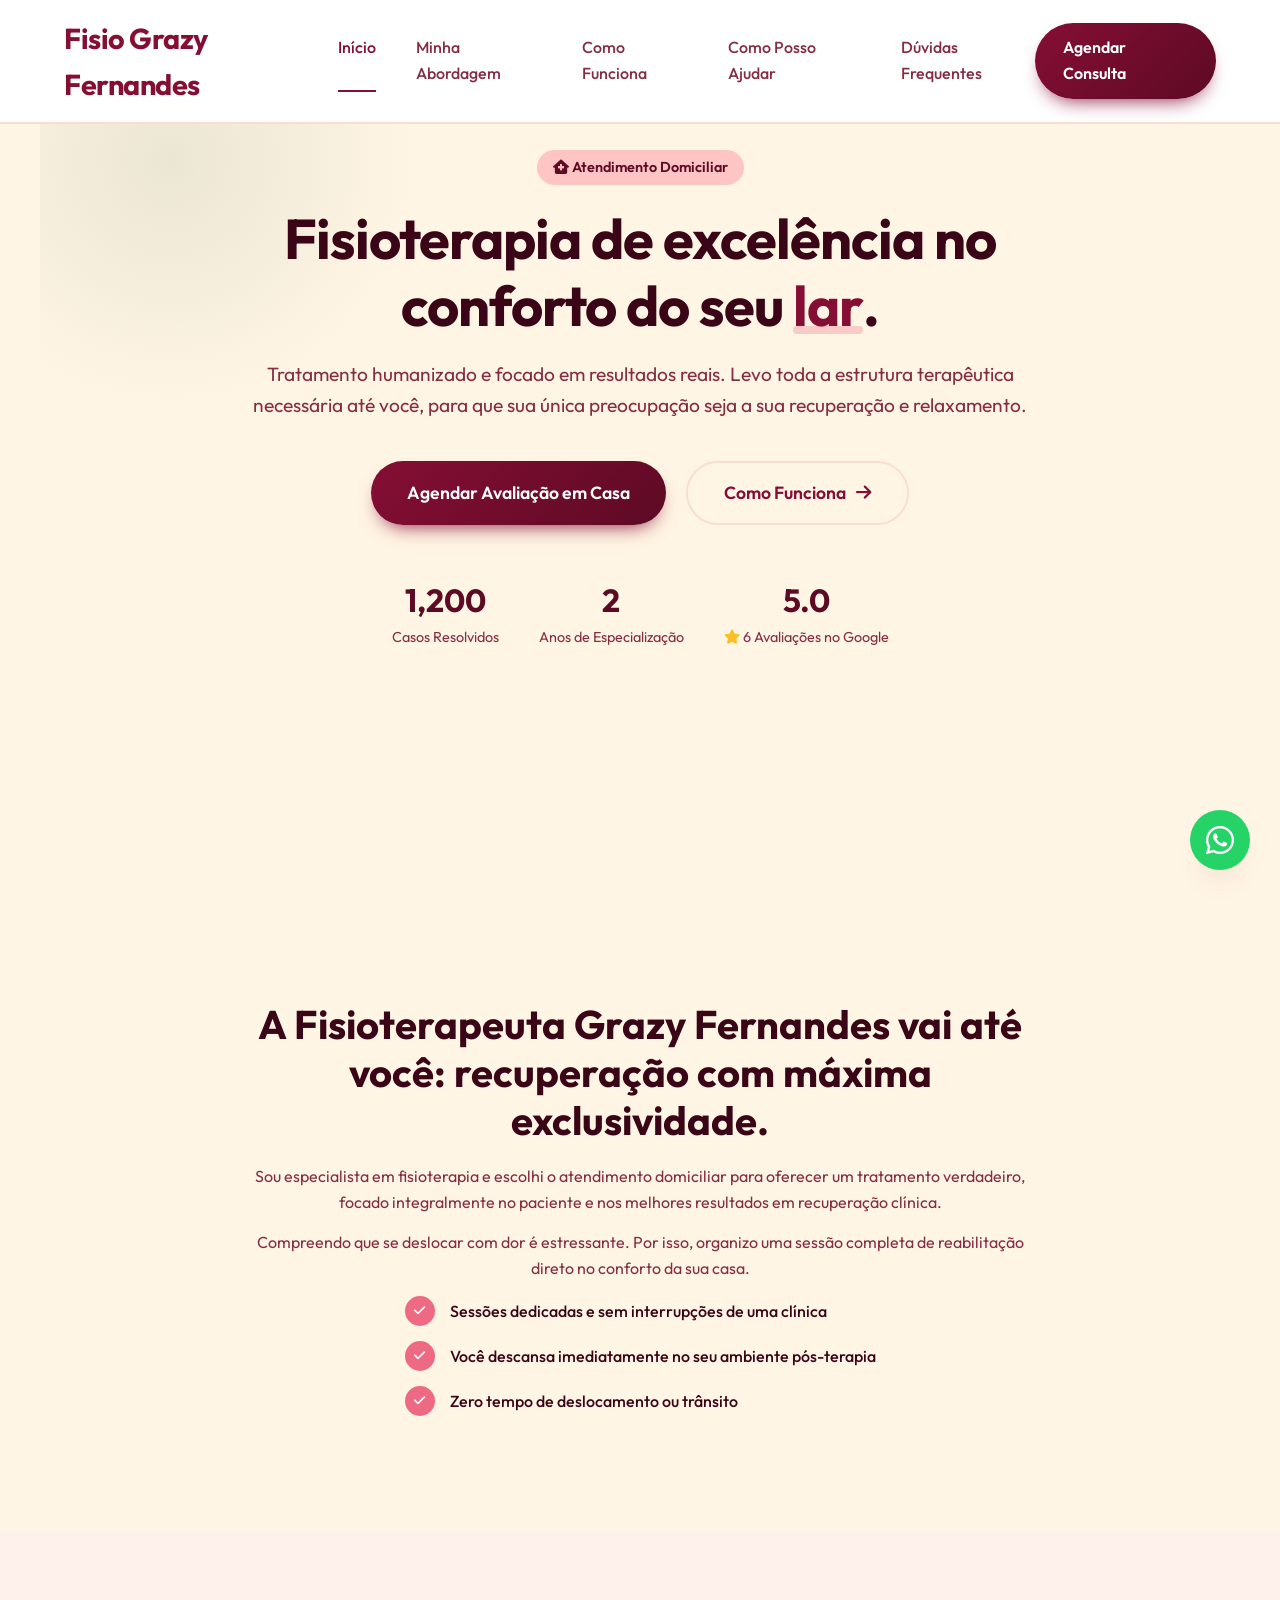
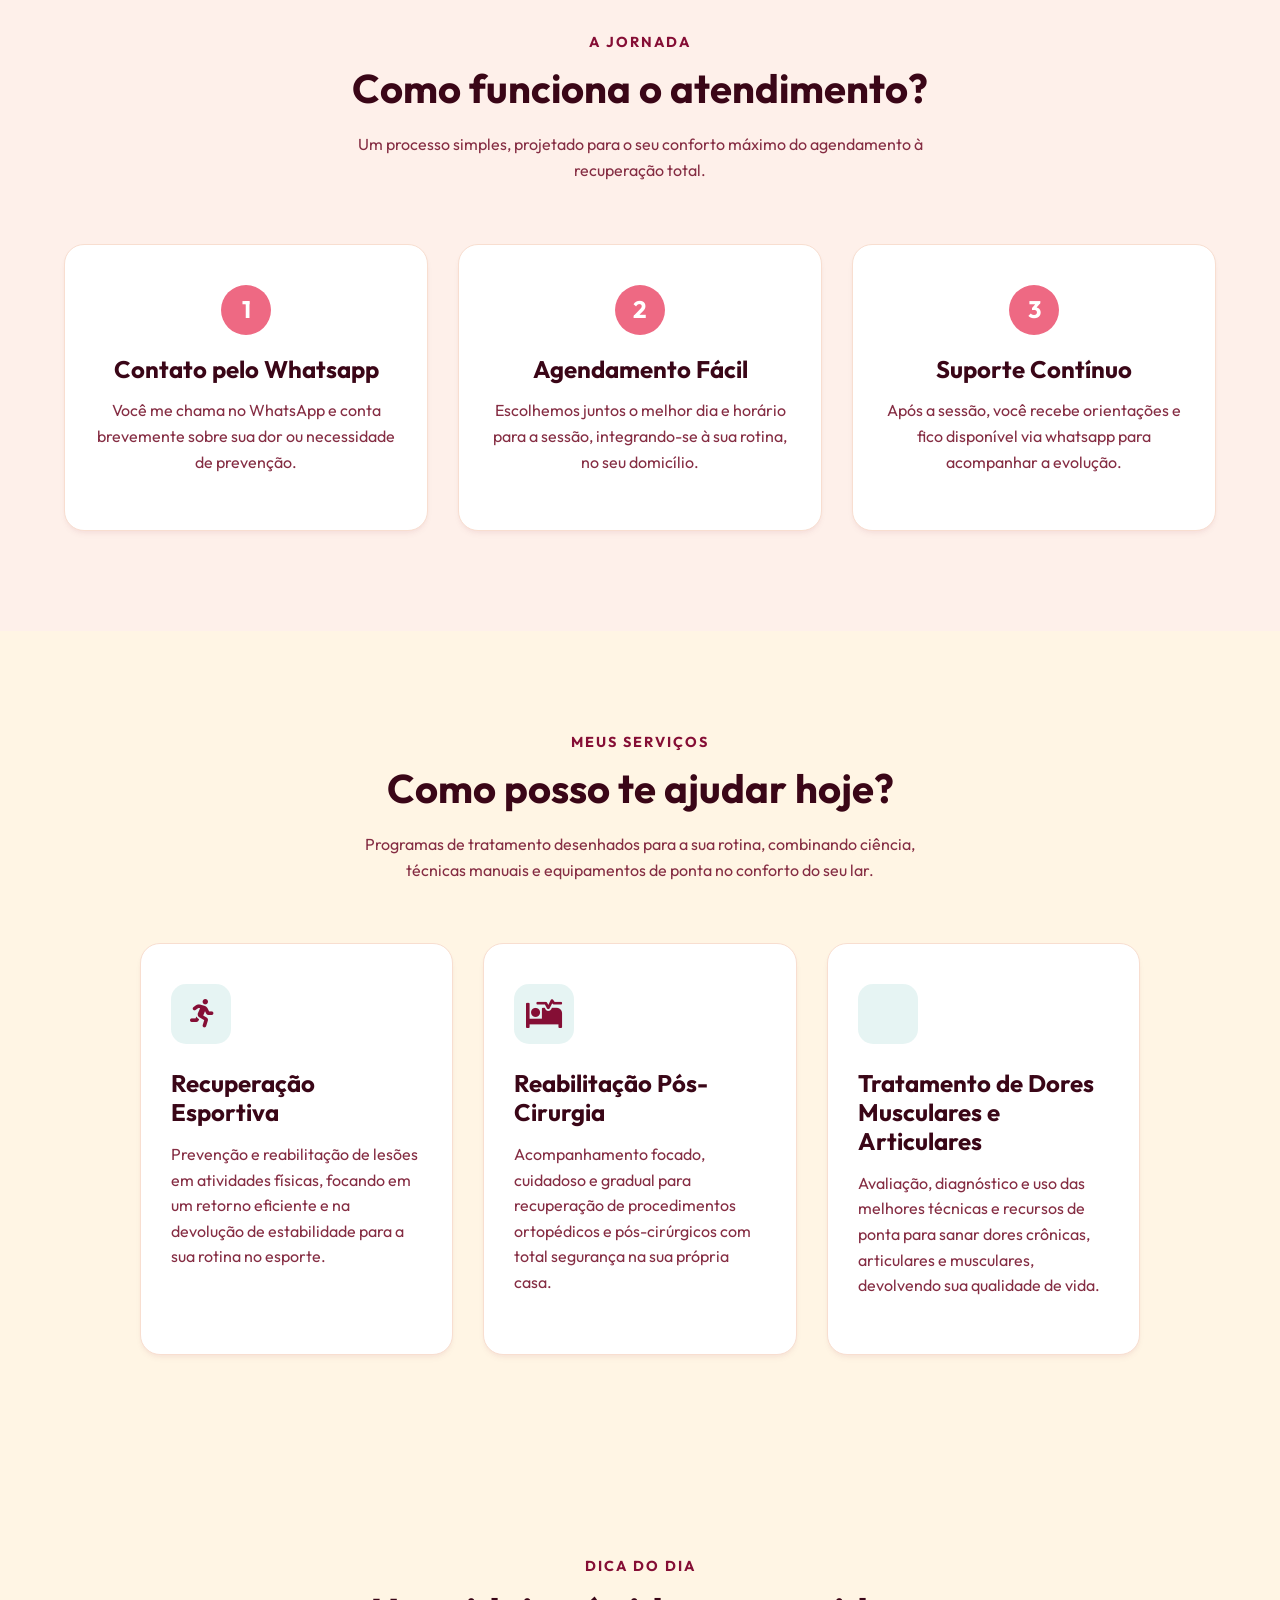
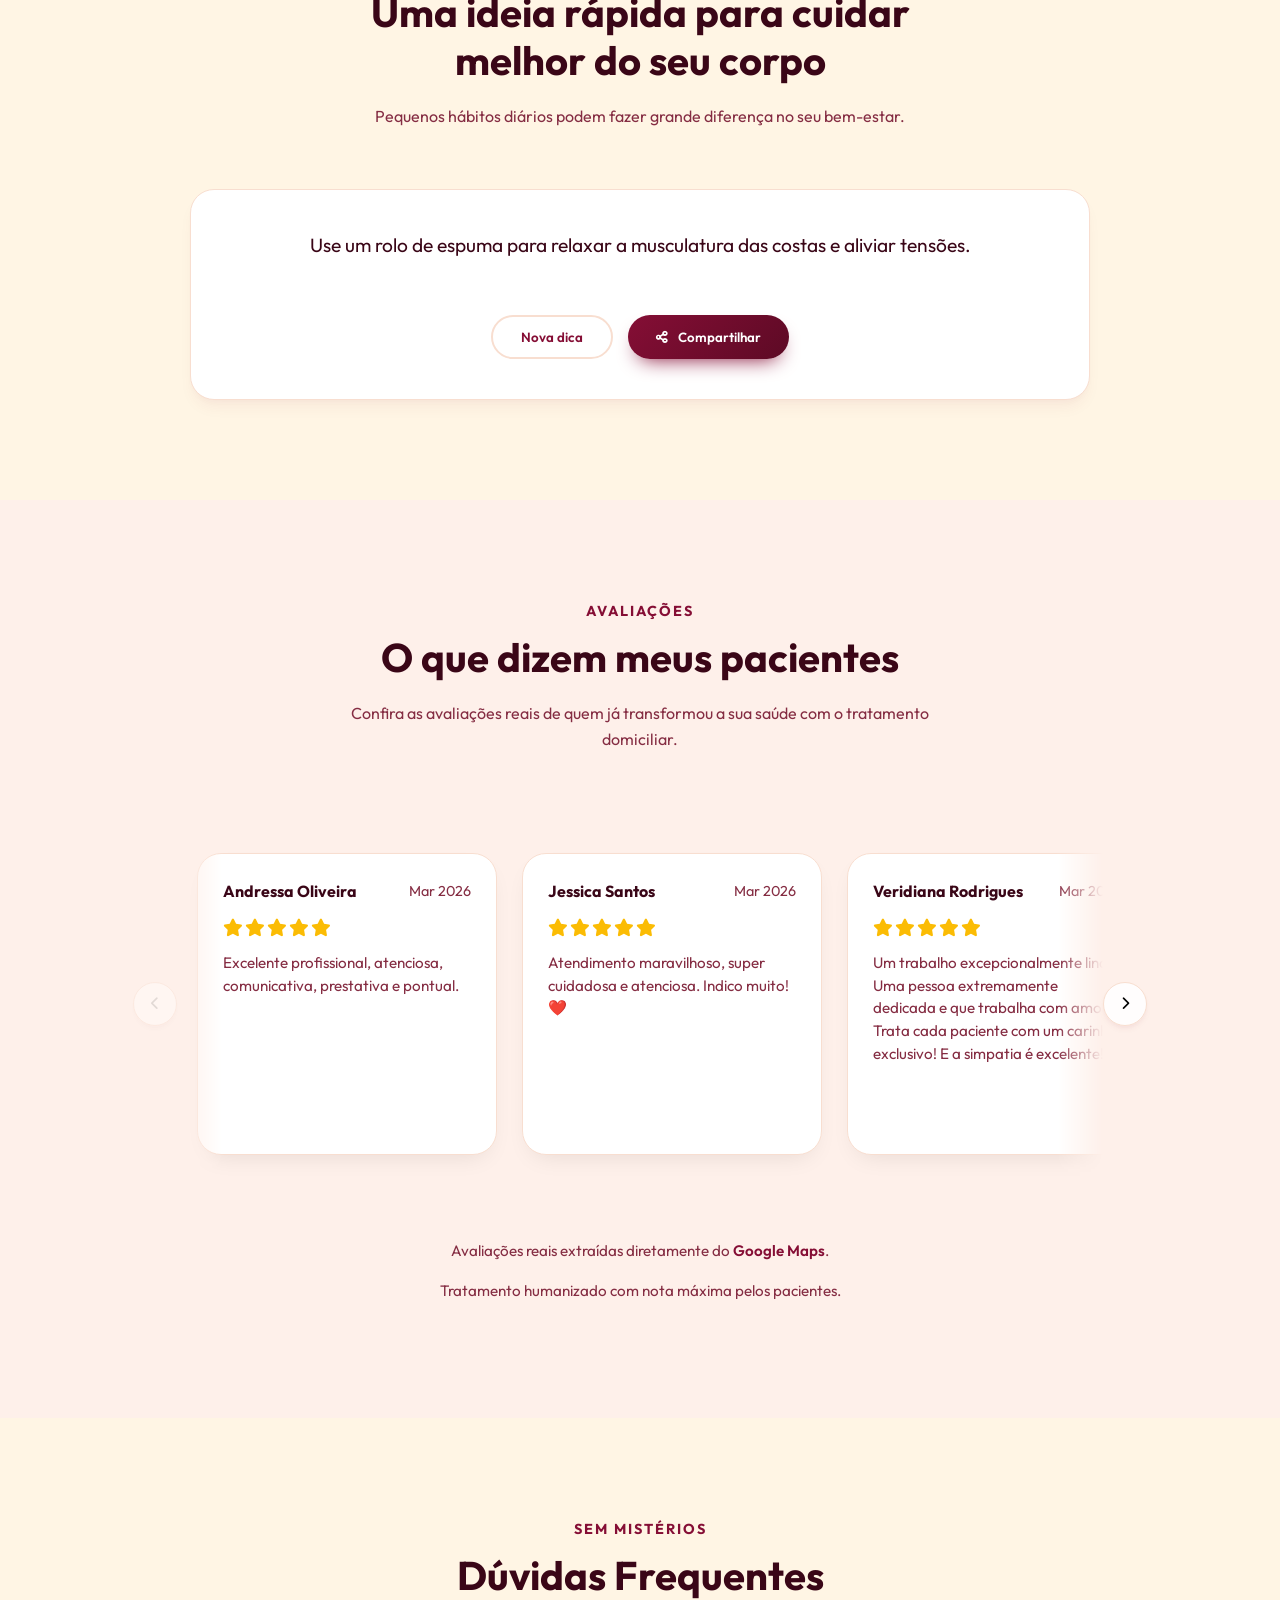
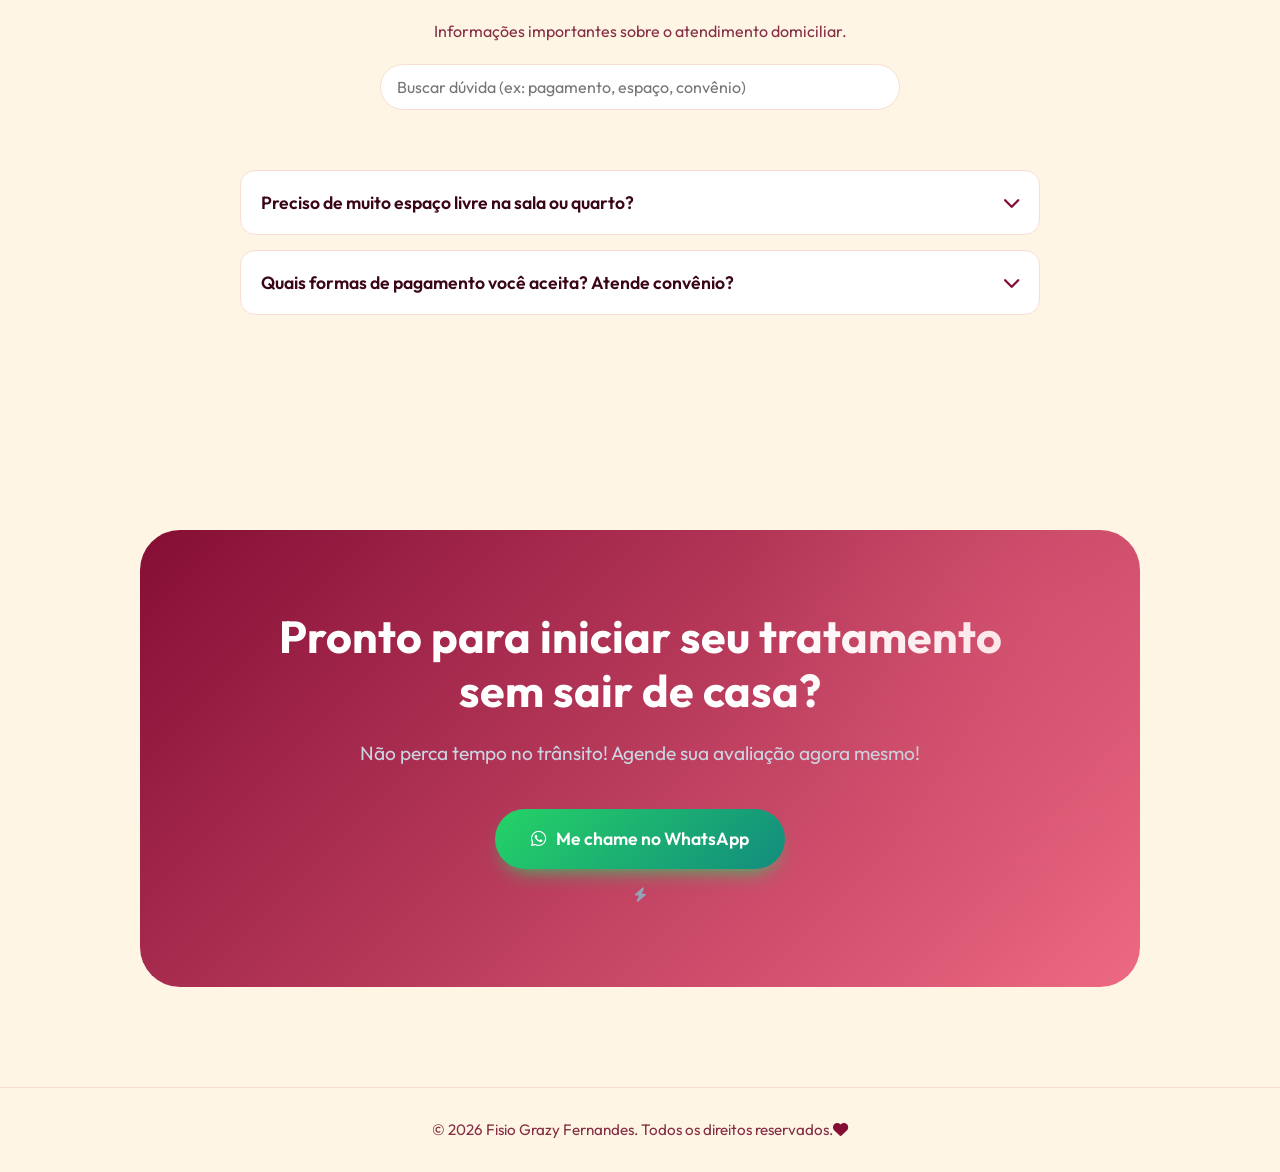
<file: index.html>
<!DOCTYPE html>
<html lang="pt-BR">

<head>
    <!-- Google tag (gtag.js) -->
    <script async src="https://www.googletagmanager.com/gtag/js?id=AW-18011739721"></script>
    <script>
      window.dataLayer = window.dataLayer || [];
      function gtag(){dataLayer.push(arguments);}
      gtag('js', new Date());

      gtag('config', 'AW-18011739721');
    </script>
    <meta charset="UTF-8">
    <meta name="viewport" content="width=device-width, initial-scale=1.0">
    <title>Fisio Grazy Fernandes | Fisioterapia em Casa</title>
    <meta name="description"
        content="Recupere seu bem-estar com tratamento fisioterapêutico especializado sem sair de casa. Agende sua consulta.">
    <link rel="preconnect" href="https://fonts.googleapis.com">
    <link rel="preconnect" href="https://fonts.gstatic.com" crossorigin>
    <link href="https://fonts.googleapis.com/css2?family=Outfit:wght@300;400;500;600;700&display=swap" rel="stylesheet">
    <link href="https://cdnjs.cloudflare.com/ajax/libs/font-awesome/6.0.0/css/all.min.css" rel="stylesheet">
    
    <!-- Cache Control -->
    <meta http-equiv="cache-control" content="no-cache, must-revalidate, post-check=0, pre-check=0">
    <meta http-equiv="cache-control" content="max-age=0">
    <meta http-equiv="expires" content="0">
    <meta http-equiv="expires" content="Tue, 01 Jan 1980 1:00:00 GMT">
    <meta http-equiv="pragma" content="no-cache">

    <link rel="stylesheet" href="style.css?v=1.0.1">
</head>

<body>
    <div class="scroll-progress" aria-hidden="true"></div>
    <nav class="navbar">
        <div class="nav-container">
            <a href="#" class="logo">
                Fisio Grazy Fernandes
            </a>
            <div class="nav-links">
                <a href="#inicio">Início</a>
                <a href="#sobre">Minha Abordagem</a>
                <a href="#passoapasso">Como Funciona</a>
                <a href="#servicos">Como Posso Ajudar</a>
                <a href="#faq">Dúvidas Frequentes</a>
            </div>
            <a href="#contato" class="btn-primary" data-confetti="true">Agendar Consulta</a>

            <button class="mobile-menu-btn">
                <i class="fa-solid fa-bars"></i>
            </button>
        </div>
    </nav>

    <header id="inicio" class="hero">
        <div class="hero-content fade-up">
            <span class="badge"><i class="fa-solid fa-house-medical"></i> Atendimento Domiciliar</span>
            <h1>Fisioterapia de excelência no conforto do seu <span class="highlight">lar</span>.</h1>
            <p>Tratamento humanizado e focado em resultados reais. Levo toda a estrutura terapêutica necessária até
                você, para que sua única preocupação seja a sua recuperação e relaxamento.</p>
            <div class="hero-buttons">
                <a href="#contato" class="btn-primary btn-large" data-confetti="true">Agendar Avaliação em Casa</a>
                <a href="#passoapasso" class="btn-secondary btn-large">Como Funciona <i
                        class="fa-solid fa-arrow-right"></i></a>
            </div>
            <div class="stats">
                <div class="stat-item">
                    <span class="stat-number" data-target="1200">0</span>
                    <span class="stat-text">Casos Resolvidos</span>
                </div>
                <div class="stat-item">
                    <span class="stat-number" data-target="2">0</span>
                    <span class="stat-text">Anos de Especialização</span>
                </div>
                <div class="stat-item">
                    <span class="stat-number" data-target="5.0">0</span>
                    <span class="stat-text"><i class="fa-solid fa-star star-icon"></i> 6 Avaliações no Google</span>
                </div>
            </div>
        </div>
        <div class="hero-image fade-up delay-1">
            <div class="image-wrapper no-image-style">
                <div class="floating-card c1">
                    <i class="fa-solid fa-house-chimney-window"></i>
                    <div>
                        <h4>Conforto Absoluto</h4>
                        <p>Sem filas ou trânsito</p>
                    </div>
                </div>
                <div class="floating-card c2">
                    <i class="fa-solid fa-clock"></i>
                    <div>
                        <h4>Sua Rotina</h4>
                        <p>No seu melhor horário</p>
                    </div>
                </div>
            </div>
        </div>
    </header>

    <section id="sobre" class="about section-padding">
        <div class="about-grid no-image-layout">
            <div class="about-content reveal fade-up">
                <h2 class="section-title">A Fisioterapeuta Grazy Fernandes vai até você: <span>recuperação</span> com
                    máxima exclusividade.
                </h2>
                <p>Sou especialista em fisioterapia e escolhi o atendimento domiciliar para oferecer um tratamento
                    verdadeiro, focado integralmente no paciente e nos melhores resultados em recuperação
                    clínica.</p>
                <p>Compreendo que se deslocar com dor é estressante. Por isso, organizo uma sessão completa de
                    reabilitação direto no conforto da sua casa.</p>
                <ul class="features-list">
                    <li><i class="fa-solid fa-check"></i> Sessões dedicadas e sem interrupções de uma clínica</li>
                    <li><i class="fa-solid fa-check"></i> Você descansa imediatamente no seu ambiente pós-terapia</li>
                    <li><i class="fa-solid fa-check"></i> Zero tempo de deslocamento ou trânsito</li>
                </ul>
            </div>
        </div>
    </section>

    <!-- NEW SECTION: PASSO A PASSO -->
    <section id="passoapasso" class="steps section-padding bg-light">
        <div class="section-header reveal fade-up">
            <span class="subtitle">A Jornada</span>
            <h2 class="section-title">Como funciona o atendimento?</h2>
            <p>Um processo simples, projetado para o seu conforto máximo do agendamento à recuperação total.</p>
        </div>
        <div class="steps-grid">
            <div class="step-card reveal fade-up delay-1">
                <div class="step-number">1</div>
                <h3>Contato pelo Whatsapp</h3>
                <p>Você me chama no WhatsApp e conta brevemente sobre sua dor ou necessidade de prevenção.</p>
            </div>
            <div class="step-card reveal fade-up delay-2">
                <div class="step-number">2</div>
                <h3>Agendamento Fácil</h3>
                <p>Escolhemos juntos o melhor dia e horário para a sessão, integrando-se à sua rotina, no seu domicílio.
                </p>
            </div>
            <div class="step-card reveal fade-up delay-4">
                <div class="step-number">3</div>
                <h3>Suporte Contínuo</h3>
                <p>Após a sessão, você recebe orientações e fico disponível via whatsapp para acompanhar a
                    evolução.</p>
            </div>
        </div>
    </section>

    <section id="servicos" class="services section-padding">
        <div class="section-header reveal fade-up">
            <span class="subtitle">Meus Serviços</span>
            <h2 class="section-title">Como posso te ajudar hoje?</h2>
            <p>Programas de tratamento desenhados para a sua rotina, combinando ciência, técnicas manuais e equipamentos
                de ponta no conforto do seu lar.</p>
        </div>
        <div class="services-grid services-grid-3">
            <div class="service-card reveal fade-up delay-1">
                <div class="icon-box"><i class="fa-solid fa-person-running"></i></div>
                <h3>Recuperação Esportiva</h3>
                <p>Prevenção e reabilitação de lesões em atividades físicas, focando em um retorno eficiente e na
                    devolução de estabilidade para a sua rotina no esporte.</p>
            </div>
            <div class="service-card reveal fade-up delay-2">
                <div class="icon-box"><i class="fa-solid fa-bed-pulse"></i></div>
                <h3>Reabilitação Pós-Cirurgia</h3>
                <p>Acompanhamento focado, cuidadoso e gradual para recuperação de procedimentos ortopédicos e
                    pós-cirúrgicos com total segurança na sua própria casa.</p>
            </div>
            <div class="service-card reveal fade-up delay-3">
                <div class="icon-box"><i class="fa-solid fa-staff-snake"></i></div>
                <h3>Tratamento de Dores Musculares e Articulares</h3>
                <p>Avaliação, diagnóstico e uso das melhores técnicas e recursos de ponta para sanar dores crônicas,
                    articulares e musculares, devolvendo sua qualidade de vida.</p>
            </div>
        </div>
    </section>

    <section id="dica" class="tips section-padding">
        <div class="section-header reveal fade-up">
            <span class="subtitle">Dica do Dia</span>
            <h2 class="section-title">Uma ideia rápida para cuidar melhor do seu corpo</h2>
            <p>Pequenos hábitos diários podem fazer grande diferença no seu bem-estar.</p>
        </div>
        <div class="tips-card reveal fade-up delay-1">
            <p id="daily-tip" class="tip-text">Carregando dica...</p>
            <div class="tips-actions">
                <button id="new-tip" class="btn-secondary">Nova dica</button>
                <button id="share-tip" class="btn-primary"><i class="fa-solid fa-share-nodes"></i> Compartilhar</button>
            </div>
        </div>
    </section>

    <section id="depoimentos" class="testimonials section-padding bg-light">
        <div class="section-header reveal fade-up">
            <span class="subtitle">Avaliações</span>
            <h2 class="section-title">O que dizem meus pacientes</h2>
            <p>Confira as avaliações reais de quem já transformou a sua saúde com o tratamento domiciliar.</p>
        </div>

        <div class="testimonial-grid google-reviews-container reveal fade-up delay-1">
            <!-- ⭐ Carrossel de avaliações: carrega de reviews.json (local) ou de dados reais via API -->
                <!-- ⭐ Widget Automático (será carregado aqui) -->
                <div id="google-reviews-widget" class="trustindex-widget-container">
                    <div class="reviews-slider" aria-label="Avaliações de pacientes">
                        <button class="slider-control prev" aria-label="Avaliação anterior">
                            <i class="fa-solid fa-chevron-left"></i>
                        </button>
                        <div class="reviews-track" id="reviews-track" aria-live="polite">
                            <!-- Backup local caso o widget não carregue -->
                        </div>
                        <button class="slider-control next" aria-label="Próxima avaliação">
                            <i class="fa-solid fa-chevron-right"></i>
                        </button>
                    </div>
                </div>
            <div class="reviews-footer">
                <p>Avaliações reais extraídas diretamente do <a href="https://www.google.com/maps/place/Grazy+Fernandes+%7C+Fisioterapia+Domiciliar/@-3.7931394,-38.6020172,12z/data=!3m1!4b1!4m6!3m5!1s0x41d0227d18d8bdad:0x52f50246bab63894!8m2!3d-3.7933146!4d-38.5196152!16s%2Fg%2F11z0yjcwmh" target="_blank" rel="noopener">Google Maps</a>.</p>
                <p class="muted">Tratamento humanizado com nota máxima pelos pacientes.</p>
            </div>
        </div>
    </section>

    <!-- NEW SECTION: FAQ / ABRINDO E FECHANDO DÚVIDAS -->
    <section id="faq" class="faq section-padding">
        <div class="section-header reveal fade-up">
            <span class="subtitle">Sem Mistérios</span>
            <h2 class="section-title">Dúvidas Frequentes</h2>
            <p>Informações importantes sobre o atendimento domiciliar.</p>
            <div class="faq-search">
                <input id="faq-search" type="search" placeholder="Buscar dúvida (ex: pagamento, espaço, convênio)" aria-label="Buscar dúvida" />
            </div>
        </div>
        <div class="faq-container reveal fade-up delay-1">
            <div class="faq-item">
                <button class="faq-question">Preciso de muito espaço livre na sala ou quarto? <i
                        class="fa-solid fa-chevron-down"></i></button>
                <div class="faq-answer">
                    <p>Não se preocupe! Um espaço compacto é perfeitamente suficiente para montar a maca e ter boa
                        mobilidade em sua volta para a sessão.</p>
                </div>
            </div>
            <div class="faq-item">
                <button class="faq-question">Quais formas de pagamento você aceita? Atende convênio? <i
                        class="fa-solid fa-chevron-down"></i></button>
                <div class="faq-answer">
                    <p><strong>Não aceitamos convênio médico.</strong> Os atendimentos são estritamente particulares.
                        Como formas de pagamento, aceitamos PIX, cartão de crédito e débito no final de cada sessão.</p>
                </div>
            </div>
        </div>
    </section>

    <section id="contato" class="cta section-padding">
        <div class="cta-container reveal fade-up">
            <div class="cta-content">
                <h2>Pronto para iniciar seu tratamento <br> sem sair de casa?</h2>
                <p>Não perca tempo no trânsito! Agende sua avaliação agora mesmo!</p>
            </div>
            <div class="cta-action">
                <a href="https://wa.me/5585994125244?text=Ol%C3%A1%2C%20gostaria%20de%20entender%20mais%20sobre%20os%20seus%20servi%C3%A7os%21"
                    target="_blank" class="btn-whatsapp">
                    <i class="fa-brands fa-whatsapp"></i> Me chame no WhatsApp
                </a>
                <span class="response-time"><i class="fa-solid fa-bolt"></i></span>
            </div>
        </div>
    </section>

    <footer class="footer">
        <div class="footer-bottom">
            <p>&copy; 2026 Fisio Grazy Fernandes. Todos os direitos reservados.<i class="fa-solid fa-heart"
                    style="color: var(--primary-color);"></i></p>
        </div>
    </footer>

    <!-- Botão de WhatsApp Flutuante Fixo e Pulsante -->
    <a href="https://wa.me/5585994125244?text=Ol%C3%A1%2C%20gostaria%20de%20entender%20mais%20sobre%20os%20seus%20servi%C3%A7os%21"
        target="_blank" class="floating-wa" aria-label="WhatsApp direto">
        <i class="fa-brands fa-whatsapp"></i>
    </a>

    <!-- Botão para voltar ao topo -->
    <button class="back-to-top" aria-label="Voltar ao topo">
        <i class="fa-solid fa-arrow-up"></i>
    </button>

    <!-- Canvas para efeitos (confetes, partículas, etc.) -->
    <canvas id="confetti-canvas" class="confetti-canvas" aria-hidden="true"></canvas>

    <!-- Script para Automação de Avaliações (Opcional - Ver instruções no console) -->
    <!-- Script with Cache Busting -->
    <script src="script.js?v=1.0.1"></script>
    <!-- Adicione aqui o script do Trustindex ou Elfsight quando tiver a chave -->
</body>

</html>
</file>
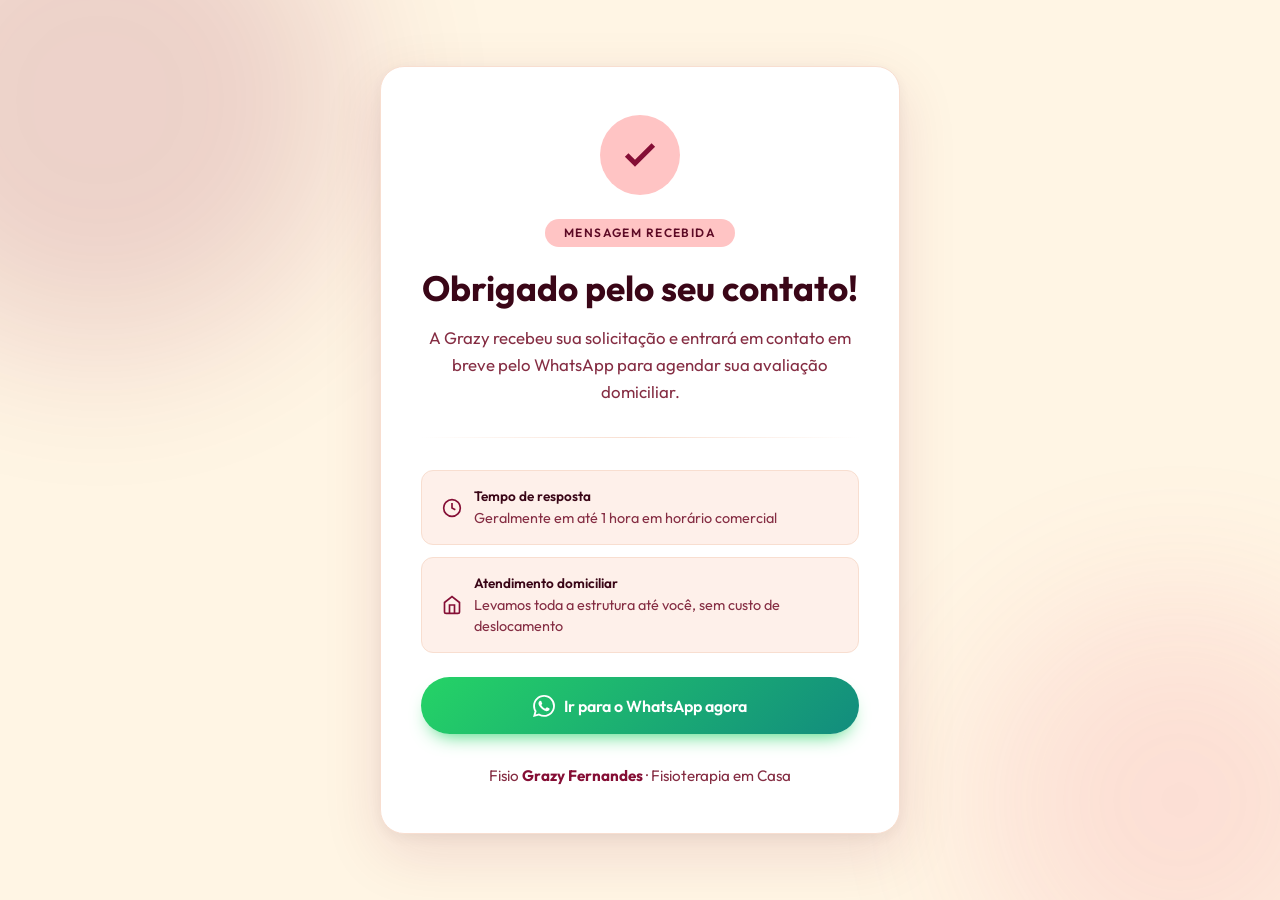
<file: obrigado.html>
<!DOCTYPE html>
<html lang="pt-BR">
<head>
  <!-- Google tag (gtag.js) -->
  <script async src="https://www.googletagmanager.com/gtag/js?id=AW-18011739721"></script>
  <script>
    window.dataLayer = window.dataLayer || [];
    function gtag(){dataLayer.push(arguments);}
    gtag('js', new Date());

    gtag('config', 'AW-18011739721');
  </script>

  <!-- Event snippet for Contato (1) conversion page -->
  <script>
    gtag('event', 'conversion', {'send_to': 'AW-18011739721/fTN2CMam_occEMms1YxD'});
  </script>
  <meta charset="UTF-8" />
  <meta name="viewport" content="width=device-width, initial-scale=1.0"/>
  <title>Obrigado | Fisio Grazy Fernandes</title>
  <link rel="preconnect" href="https://fonts.googleapis.com">
  <link rel="preconnect" href="https://fonts.gstatic.com" crossorigin>
  <link href="https://fonts.googleapis.com/css2?family=Outfit:wght@300;400;500;600;700&display=swap" rel="stylesheet">
  <style>
    :root {
      --primary-color: #850e35;
      --primary-light: #ee6983;
      --primary-dark: #5d0a25;
      --secondary-color: #ffc4c4;
      --accent-color: #ee6983;
      --text-main: #3a0617;
      --text-muted: #852d43;
      --bg-body: #fff5e4;
      --bg-card: #ffffff;
      --bg-light: #fef0ea;
      --border-color: #f8ded0;
    }

    * { margin: 0; padding: 0; box-sizing: border-box; }

    body {
      font-family: 'Outfit', sans-serif;
      background: var(--bg-body);
      min-height: 100vh;
      display: flex;
      flex-direction: column;
      align-items: center;
      justify-content: center;
      padding: 2rem;
      overflow: hidden;
    }

    /* Animated background blobs */
    body::before, body::after {
      content: '';
      position: fixed;
      border-radius: 50%;
      filter: blur(80px);
      opacity: 0.15;
      z-index: 0;
      animation: float 8s ease-in-out infinite;
    }
    body::before {
      width: 500px; height: 500px;
      background: var(--primary-color);
      top: -150px; left: -150px;
    }
    body::after {
      width: 400px; height: 400px;
      background: var(--primary-light);
      bottom: -100px; right: -100px;
      animation-delay: -4s;
    }

    @keyframes float {
      0%, 100% { transform: translate(0, 0) scale(1); }
      50% { transform: translate(20px, 20px) scale(1.05); }
    }

    .card {
      position: relative;
      z-index: 1;
      background: var(--bg-card);
      border-radius: 24px;
      padding: 3rem 2.5rem;
      max-width: 520px;
      width: 100%;
      text-align: center;
      box-shadow: 0 20px 60px rgba(133, 14, 53, 0.12), 0 4px 16px rgba(0,0,0,0.06);
      animation: slideUp 0.7s cubic-bezier(0.16, 1, 0.3, 1) both;
      border: 1px solid var(--border-color);
    }

    @keyframes slideUp {
      from { opacity: 0; transform: translateY(40px); }
      to { opacity: 1; transform: translateY(0); }
    }

    .check-wrap {
      width: 80px;
      height: 80px;
      background: var(--secondary-color);
      border-radius: 50%;
      display: flex;
      align-items: center;
      justify-content: center;
      margin: 0 auto 1.5rem;
      animation: popIn 0.5s 0.3s cubic-bezier(0.34, 1.56, 0.64, 1) both;
    }

    @keyframes popIn {
      from { opacity: 0; transform: scale(0.5); }
      to { opacity: 1; transform: scale(1); }
    }

    .check-wrap svg {
      width: 40px;
      height: 40px;
      stroke: var(--primary-color);
      stroke-width: 3;
      fill: none;
      stroke-dasharray: 60;
      stroke-dashoffset: 60;
      animation: draw 0.6s 0.7s ease forwards;
    }

    @keyframes draw {
      to { stroke-dashoffset: 0; }
    }

    .badge {
      display: inline-block;
      background: var(--secondary-color);
      color: var(--primary-dark);
      font-size: 0.75rem;
      font-weight: 600;
      letter-spacing: 0.12em;
      text-transform: uppercase;
      padding: 0.4rem 1.2rem;
      border-radius: 100px;
      margin-bottom: 1.25rem;
      animation: fadeIn 0.5s 0.4s both;
    }

    h1 {
      font-size: 2.2rem;
      font-weight: 700;
      color: var(--text-main);
      line-height: 1.2;
      margin-bottom: 1rem;
      animation: fadeIn 0.5s 0.5s both;
    }

    p {
      color: var(--text-muted);
      font-size: 1.05rem;
      line-height: 1.6;
      margin-bottom: 2rem;
      animation: fadeIn 0.5s 0.6s both;
    }

    @keyframes fadeIn {
      from { opacity: 0; transform: translateY(10px); }
      to { opacity: 1; transform: translateY(0); }
    }

    .divider {
      height: 1px;
      background: linear-gradient(to right, transparent, var(--border-color), transparent);
      margin: 0 0 2rem;
      animation: fadeIn 0.5s 0.7s both;
    }

    .info-row {
      display: flex;
      align-items: center;
      gap: 0.75rem;
      background: var(--bg-light);
      border-radius: 12px;
      padding: 1rem 1.25rem;
      margin-bottom: 0.75rem;
      text-align: left;
      animation: fadeIn 0.5s 0.8s both;
      border: 1px solid var(--border-color);
    }

    .info-row svg {
      flex-shrink: 0;
      width: 20px;
      height: 20px;
      stroke: var(--primary-color);
      fill: none;
      stroke-width: 2;
    }

    .info-row span {
      font-size: 0.9rem;
      color: var(--text-muted);
      line-height: 1.4;
    }

    .info-row strong {
      color: var(--text-main);
      display: block;
      font-size: 0.85rem;
      font-weight: 600;
      margin-bottom: 0.1rem;
    }

    .btn-whatsapp {
      display: flex;
      align-items: center;
      justify-content: center;
      gap: 0.6rem;
      background: linear-gradient(135deg, #25D366, #128C7E);
      color: white;
      text-decoration: none;
      font-weight: 600;
      font-size: 1rem;
      padding: 1.1rem 2rem;
      border-radius: 50px;
      margin-top: 1.5rem;
      transition: all 0.3s cubic-bezier(0.4, 0, 0.2, 1);
      animation: fadeIn 0.5s 0.9s both;
      box-shadow: 0 10px 20px -10px #25D366;
    }

    .btn-whatsapp:hover {
      transform: translateY(-3px);
      box-shadow: 0 15px 25px -10px #128C7E;
    }

    .btn-whatsapp svg {
      width: 22px;
      height: 22px;
      fill: white;
    }

    .logo {
      margin-top: 2rem;
      font-size: 0.95rem;
      color: var(--text-muted);
      animation: fadeIn 0.5s 1s both;
    }

    .logo strong {
      color: var(--primary-color);
      font-weight: 700;
    }
  </style>
</head>
<body>
  <div class="card">
    <div class="check-wrap">
      <svg viewBox="0 0 24 24">
        <polyline points="20 6 9 17 4 12"/>
      </svg>
    </div>

    <span class="badge">Mensagem recebida</span>

    <h1>Obrigado pelo seu contato!</h1>

    <p>A Grazy recebeu sua solicitação e entrará em contato em breve pelo WhatsApp para agendar sua avaliação domiciliar.</p>

    <div class="divider"></div>

    <div class="info-row">
      <svg viewBox="0 0 24 24"><circle cx="12" cy="12" r="10"/><polyline points="12 6 12 12 16 14"/></svg>
      <div>
        <strong>Tempo de resposta</strong>
        <span>Geralmente em até 1 hora em horário comercial</span>
      </div>
    </div>

    <div class="info-row">
      <svg viewBox="0 0 24 24"><path d="M3 9l9-7 9 7v11a2 2 0 0 1-2 2H5a2 2 0 0 1-2-2z"/><polyline points="9 22 9 12 15 12 15 22"/></svg>
      <div>
        <strong>Atendimento domiciliar</strong>
        <span>Levamos toda a estrutura até você, sem custo de deslocamento</span>
      </div>
    </div>

    <a class="btn-whatsapp" href="https://wa.me/5585994125244?text=Olá%2C%20gostaria%20de%20entender%20mais%20sobre%20os%20seus%20serviços!" target="_blank">
      <svg viewBox="0 0 24 24" xmlns="http://www.w3.org/2000/svg">
        <path d="M17.472 14.382c-.297-.149-1.758-.867-2.03-.967-.273-.099-.471-.148-.67.15-.197.297-.767.966-.94 1.164-.173.199-.347.223-.644.075-.297-.15-1.255-.463-2.39-1.475-.883-.788-1.48-1.761-1.653-2.059-.173-.297-.018-.458.13-.606.134-.133.298-.347.446-.52.149-.174.198-.298.298-.497.099-.198.05-.371-.025-.52-.075-.149-.669-1.612-.916-2.207-.242-.579-.487-.5-.669-.51-.173-.008-.371-.01-.57-.01-.198 0-.52.074-.792.372-.272.297-1.04 1.016-1.04 2.479 0 1.462 1.065 2.875 1.213 3.074.149.198 2.096 3.2 5.077 4.487.709.306 1.262.489 1.694.625.712.227 1.36.195 1.871.118.571-.085 1.758-.719 2.006-1.413.248-.694.248-1.289.173-1.413-.074-.124-.272-.198-.57-.347m-5.421 7.403h-.004a9.87 9.87 0 01-5.031-1.378l-.361-.214-3.741.982.998-3.648-.235-.374a9.86 9.86 0 01-1.51-5.26c.001-5.45 4.436-9.884 9.888-9.884 2.64 0 5.122 1.03 6.988 2.898a9.825 9.825 0 012.893 6.994c-.003 5.45-4.437 9.884-9.885 9.884m8.413-18.297A11.815 11.815 0 0012.05 0C5.495 0 .16 5.335.157 11.892c0 2.096.547 4.142 1.588 5.945L.057 24l6.305-1.654a11.882 11.882 0 005.683 1.448h.005c6.554 0 11.89-5.335 11.893-11.893a11.821 11.821 0 00-3.48-8.413z"/>
      </svg>
      Ir para o WhatsApp agora
    </a>

    <div class="logo">Fisio <strong>Grazy Fernandes</strong> · Fisioterapia em Casa</div>
  </div>
</body>
</html>
</file>
<file: style.css>
/* CSS Variables for consistent theming */
:root {
    --primary-color: #850e35;
    --primary-light: #ee6983;
    --primary-dark: #5d0a25;
    --secondary-color: #ffc4c4;
    --accent-color: #ee6983;
    --text-main: #3a0617;
    --text-muted: #852d43;
    --bg-body: #fff5e4;
    --bg-card: #ffffff;
    --bg-light: #fef0ea;
    --border-color: #f8ded0;

    --transition: all 0.3s cubic-bezier(0.4, 0, 0.2, 1);
    --shadow-sm: 0 4px 6px -1px rgba(133, 14, 53, 0.05), 0 2px 4px -1px rgba(133, 14, 53, 0.03);
    --shadow-md: 0 10px 15px -3px rgba(133, 14, 53, 0.05), 0 4px 6px -2px rgba(133, 14, 53, 0.025);
    --shadow-lg: 0 20px 25px -5px rgba(133, 14, 53, 0.05), 0 10px 10px -5px rgba(133, 14, 53, 0.02);
    --shadow-hover: 0 25px 50px -12px rgba(133, 14, 53, 0.15);
    --shadow-glow: 0 0 20px rgba(133, 14, 53, 0.4);
}

/* Reset and Base Styles */
* {
    margin: 0;
    padding: 0;
    box-sizing: border-box;
    font-family: 'Outfit', sans-serif;
}

html {
    scroll-behavior: smooth;
    font-size: 16px;
    overflow-x: hidden; /* Correção: Evita rolagem horizontal */
    width: 100%;
    scroll-padding-top: 80px; /* Correção: Âncoras param abaixo da navbar */
}

body {
    background-color: var(--bg-body);
    color: var(--text-main);
    line-height: 1.6;
    overflow-x: hidden;
    width: 100%;
    position: relative;
}

/* Funcionalidade Bacana: Scrollbar Personalizada */
::-webkit-scrollbar {
    width: 10px;
}
::-webkit-scrollbar-track {
    background: var(--bg-light);
}
::-webkit-scrollbar-thumb {
    background: var(--primary-color);
    border-radius: 5px;
    border: 2px solid var(--bg-light);
}
::-webkit-scrollbar-thumb:hover {
    background: var(--primary-dark);
}

/* Funcionalidade Bacana: Seleção de Texto */
::selection {
    background: var(--primary-light);
    color: white;
}

a {
    text-decoration: none;
    color: inherit;
    transition: var(--transition);
}

ul {
    list-style: none;
}

.section-padding {
    padding: 100px 5%;
}

.bg-light {
    background-color: var(--bg-light);
}

.highlight {
    color: var(--primary-color);
    position: relative;
    display: inline-block;
}

.highlight::after {
    content: '';
    position: absolute;
    bottom: 5px;
    left: 0;
    width: 100%;
    height: 8px;
    background-color: var(--primary-light);
    opacity: 0.3;
    z-index: -1;
    border-radius: 4px;
}

/* Typography */
h1,
h2,
h3,
h4 {
    color: var(--text-main);
    font-weight: 700;
    line-height: 1.2;
}

h2 {
    font-size: 2.5rem;
    margin-bottom: 20px;
}

h3 {
    font-size: 1.5rem;
    margin-bottom: 15px;
}

p {
    color: var(--text-muted);
    margin-bottom: 15px;
}

/* Buttons */
.btn-primary,
.btn-secondary,
.btn-whatsapp {
    display: inline-flex;
    align-items: center;
    justify-content: center;
    gap: 10px;
    padding: 12px 28px;
    border-radius: 50px;
    font-weight: 600;
    cursor: pointer;
    transition: var(--transition);
    border: none;
    outline: none;
}

.btn-primary {
    background: linear-gradient(135deg, var(--primary-color), var(--primary-dark));
    color: white;
    box-shadow: 0 10px 20px -10px var(--primary-color);
    position: relative;
    overflow: hidden;
}

.btn-primary:hover {
    transform: translateY(-3px);
    box-shadow: 0 15px 25px -10px var(--primary-dark);
    box-shadow: var(--shadow-glow);
}

/* Funcionalidade Bacana: Efeito de brilho ao passar o mouse */
.btn-primary::after {
    content: '';
    position: absolute;
    top: 0;
    left: -100%;
    width: 100%;
    height: 100%;
    background: linear-gradient(90deg, transparent, rgba(255,255,255,0.3), transparent);
    transition: 0.5s;
}

.btn-primary:hover::after {
    left: 100%;
}

.btn-secondary {
    background-color: transparent;
    color: var(--primary-color);
    border: 2px solid var(--border-color);
}

.btn-secondary:hover {
    border-color: var(--primary-color);
    background-color: rgba(133, 14, 53, 0.05);
}

.btn-whatsapp {
    background: linear-gradient(135deg, #25D366, #128C7E);
    color: white;
    font-size: 1.1rem;
    padding: 16px 36px;
    box-shadow: 0 10px 20px -10px #25D366;
}

.btn-whatsapp:hover {
    transform: translateY(-3px);
    box-shadow: 0 15px 25px -10px #128C7E;
}

.btn-large {
    padding: 16px 36px;
    font-size: 1.1rem;
}

.navbar {
    position: fixed;
    top: 0;
    left: 0;
    width: 100%;
    padding: 15px 5%;
    background: rgba(255, 255, 255, 0.98);
    backdrop-filter: blur(15px);
    -webkit-backdrop-filter: blur(15px);
    z-index: 1000;
    transition: var(--transition);
    border-bottom: 2px solid var(--border-color);
    display: flex;
    align-items: center;
}

.navbar.scrolled {
    padding: 10px 5%;
    box-shadow: var(--shadow-md);
}

.nav-container {
    max-width: 1200px;
    width: 100%;
    margin: 0 auto;
    display: flex;
    justify-content: space-between;
    align-items: center;
}

.logo {
    font-size: 1.8rem;
    font-weight: 700;
    color: var(--primary-color);
    letter-spacing: -0.5px;
}


.logo i {
    color: var(--primary-light);
}

.nav-links {
    display: flex;
    gap: 40px; /* Mais espaço entre os itens do menu */
}

.nav-links a {
    font-weight: 500;
    color: var(--text-muted);
    position: relative;
}

.nav-links a:hover,
.nav-links a.active {
    color: var(--primary-color);
}

.nav-links a::after {
    content: '';
    position: absolute;
    bottom: -5px;
    left: 0;
    width: 0;
    height: 2px;
    background-color: var(--primary-color);
    transition: var(--transition);
}

.nav-links a:hover::after,
.nav-links a.active::after {
    width: 100%;
}

.mobile-menu-btn {
    display: none;
    background: none;
    border: none;
    font-size: 1.5rem;
    color: var(--text-main);
    cursor: pointer;
}

/* Hero Section */
.hero {
    min-height: 100vh;
    padding: 150px 5% 50px;
    display: flex;
    align-items: center;
    justify-content: center;
    max-width: 1200px;
    margin: 0 auto;
    gap: 50px;
    position: relative;
    overflow: hidden; /* Correção: Impede que o background vaze no mobile */
}

/* Subtle background accent */
.hero::before {
    content: '';
    position: absolute;
    top: -10%;
    left: -10%;
    width: 500px;
    height: 500px;
    background: radial-gradient(circle, rgba(121, 142, 117, 0.15) 0%, rgba(255, 255, 255, 0) 70%);
    z-index: -1;
    border-radius: 50%;
    animation: float-blob 8s infinite ease-in-out alternate;
}

.hero-content {
    flex: 1;
    max-width: 600px;
}

.badge {
    display: inline-block;
    padding: 6px 16px;
    background-color: var(--secondary-color);
    color: var(--primary-dark);
    border-radius: 20px;
    font-size: 0.9rem;
    font-weight: 600;
    margin-bottom: 20px;
}

.hero h1 {
    font-size: 3.5rem;
    margin-bottom: 20px;
    letter-spacing: -1px;
}

.hero-content p {
    font-size: 1.2rem;
    margin-bottom: 40px;
}

.hero-buttons {
    display: flex;
    gap: 20px;
    margin-bottom: 50px;
}

.stats {
    display: flex;
    gap: 40px;
}

.stat-item {
    display: flex;
    flex-direction: column;
}

.stat-number {
    font-size: 2rem;
    font-weight: 700;
    color: var(--primary-dark);
}

.stat-text {
    font-size: 0.9rem;
    color: var(--text-muted);
}

.star-icon {
    color: #fbbf24;
}

.hero-image {
    flex: 1;
    position: relative;
}

/* Hero Section without Images */
.hero-content {
    flex: 1;
    max-width: 800px;
    margin: 0 auto;
    text-align: center;
}

.hero {
    flex-direction: column;
}

.hero-buttons {
    justify-content: center;
}

.stats {
    justify-content: center;
}

.no-image-style {
    display: none;
    /* Hide the full image area for a cleaner look */
}

.features-list {
    margin-top: 30px;
    padding: 0;
    list-style: none;
}

.features-list li {
    display: flex;
    align-items: center;
    gap: 15px;
    margin-bottom: 15px;
    font-weight: 500;
    color: var(--text-main);
    text-align: left;
}

.features-list i {
    background-color: var(--primary-light);
    color: white;
    width: 30px;
    height: 30px;
    border-radius: 50%;
    display: flex;
    align-items: center;
    justify-content: center;
    font-size: 0.8rem;
    flex-shrink: 0;
    /* Impede o ícone de amassar no celular */
}

/* Services */
.section-header {
    text-align: center;
    max-width: 600px;
    margin: 0 auto 60px;
}

.subtitle {
    color: var(--primary-color);
    font-weight: 700;
    text-transform: uppercase;
    letter-spacing: 2px;
    font-size: 0.9rem;
    display: block;
    margin-bottom: 10px;
}

.services-grid {
    display: grid;
    grid-template-columns: repeat(auto-fit, minmax(280px, 1fr));
    gap: 30px;
    max-width: 1200px;
    margin: 0 auto;
}

.services-grid-3 {
    max-width: 1000px;
}

.service-card {
    background: var(--bg-card);
    padding: 40px 30px;
    border-radius: 20px;
    box-shadow: var(--shadow-sm);
    transition: var(--transition);
    border: 1px solid var(--border-color);
    position: relative;
    overflow: hidden;
}

.service-card::before {
    content: '';
    position: absolute;
    top: 0;
    left: 0;
    width: 100%;
    height: 4px;
    background: linear-gradient(90deg, var(--primary-light), var(--primary-color));
    transform: scaleX(0);
    transform-origin: left;
    transition: transform 0.4s ease;
}

.service-card:hover {
    transform: translateY(-10px);
    box-shadow: var(--shadow-hover);
    border-color: transparent;
}

.service-card:hover::before {
    transform: scaleX(1);
}

.icon-box {
    width: 60px;
    height: 60px;
    background-color: rgba(13, 148, 136, 0.1);
    border-radius: 15px;
    display: flex;
    align-items: center;
    justify-content: center;
    margin-bottom: 25px;
    font-size: 1.8rem;
    color: var(--primary-color);
    transition: var(--transition);
}

.service-card:hover .icon-box {
    background-color: var(--primary-color);
    color: white;
}

/* Google Reviews Widget Placeholder */
.google-reviews-container {
    display: flex;
    justify-content: center;
    flex-direction: column;
    gap: 24px;
}

.reviews-slider {
    position: relative;
    max-width: 1200px;
    width: 95%;
    margin: 0 auto;
    display: flex;
    align-items: center;
    padding: 0 40px;
}

.reviews-track {
    display: flex;
    gap: 25px;
    overflow-x: auto;
    scroll-snap-type: x mandatory;
    scroll-behavior: smooth;
    padding: 40px 20px;
    flex: 1;
    scrollbar-width: none;
    -ms-overflow-style: none;
    mask-image: linear-gradient(to right, transparent, black 5%, black 95%, transparent);
}

.reviews-track::-webkit-scrollbar {
    display: none;
}

.review-card {
    scroll-snap-align: center;
    min-width: 300px;
    flex: 0 0 300px;
    background: var(--bg-card);
    border: 1px solid var(--border-color);
    border-radius: 24px;
    padding: 25px;
    box-shadow: 0 10px 25px -10px rgba(0,0,0,0.1);
    display: flex;
    flex-direction: column;
    gap: 15px;
    transition: var(--transition);
    min-height: 200px;
}

.review-card:hover {
    transform: translateY(-8px);
    box-shadow: 0 15px 40px rgba(121, 142, 117, 0.15);
}

.review-header {
    display: flex;
    flex-direction: column; /* Autor em cima, data embaixo no mobile ajuda */
    gap: 5px;
}

@media (min-width: 769px) {
    .review-header {
        flex-direction: row;
        justify-content: space-between;
        align-items: center;
    }
}

.review-author {
    font-weight: 700;
    color: var(--text-main);
}

.review-date {
    color: var(--text-muted);
    font-size: 0.9rem;
}

.review-stars {
    display: flex;
    gap: 2px;
    color: #fbbc04;
    font-size: 1.1rem;
}

.review-text {
    color: var(--text-muted);
    line-height: 1.5;
    font-size: 0.95rem;
    flex: 1;
}

.slider-control {
    background: rgba(255, 255, 255, 0.9);
    border: 1px solid var(--border-color);
    border-radius: 50%;
    width: 44px;
    height: 44px;
    display: flex;
    align-items: center;
    justify-content: center;
    cursor: pointer;
    box-shadow: var(--shadow-sm);
    transition: var(--transition);
}

.slider-control:hover {
    background: white;
    transform: translateY(-2px);
}

.slider-control:disabled {
    opacity: 0.4;
    cursor: not-allowed;
}

.reviews-footer {
    margin-top: 20px;
    width: 100%;
    max-width: 800px;
    margin-left: auto;
    margin-right: auto;
    text-align: center;
    color: var(--text-muted);
    font-size: 0.95rem;
}

.reviews-footer a {
    color: var(--primary-color);
    font-weight: 600;
}

.g-header {
    display: flex;
    align-items: center;
    justify-content: center;
    gap: 20px;
    margin-bottom: 20px;
}

.g-header img {
    height: 40px;
}

.g-header strong {
    font-size: 1.2rem;
    color: #202124;
    display: block;
}

.g-stars {
    color: #fbbc04;
    font-size: 1.1rem;
    margin: 5px 0;
}

.g-text-info {
    font-size: 1rem;
    color: var(--text-muted);
    background: var(--bg-light);
    padding: 15px;
    border-radius: 8px;
    border: 1px dashed var(--border-color);
}

/* Floating WhatsApp Fixed */
.floating-wa {
    position: fixed;
    bottom: 30px;
    right: 30px;
    width: 60px;
    height: 60px;
    background-color: #25D366;
    color: white;
    border-radius: 50%;
    display: flex;
    align-items: center;
    justify-content: center;
    font-size: 2rem;
    box-shadow: var(--shadow-lg);
    z-index: 1000;
    transition: var(--transition);
    animation: pulse-wa 2s infinite;
}

.floating-wa:hover {
    transform: scale(1.1);
    background-color: #128C7E;
}

@keyframes pulse-wa {
    0% {
        box-shadow: 0 0 0 0 rgba(37, 211, 102, 0.7);
    }

    70% {
        box-shadow: 0 0 0 15px rgba(37, 211, 102, 0);
    }

    100% {
        box-shadow: 0 0 0 0 rgba(37, 211, 102, 0);
    }
}

/* FAQ (Dúvidas Frequentes) */
.faq-container {
    max-width: 800px;
    margin: 0 auto;
}

.faq-search {
    margin-top: 20px;
    display: flex;
    justify-content: center;
}

.faq-search input {
    width: 100%;
    max-width: 520px;
    padding: 12px 16px;
    border: 1px solid var(--border-color);
    border-radius: 999px;
    font-size: 1rem;
    outline: none;
    transition: var(--transition);
}

.faq-search input:focus {
    border-color: var(--primary-color);
    box-shadow: 0 0 0 4px rgba(121, 142, 117, 0.18);
}

.faq-item {
    background: var(--bg-card);
    border: 1px solid var(--border-color);
    border-radius: 15px;
    margin-bottom: 15px;
    overflow: hidden;
}

.faq-question {
    width: 100%;
    padding: 20px;
    display: flex;
    justify-content: space-between;
    align-items: center;
    background: none;
    border: none;
    font-size: 1.1rem;
    font-weight: 600;
    color: var(--text-main);
    cursor: pointer;
    text-align: left;
}

.faq-question i {
    transition: transform 0.3s ease;
    color: var(--primary-color);
}

.faq-question.active i {
    transform: rotate(180deg);
}

.faq-answer {
    max-height: 0;
    overflow: hidden;
    transition: max-height 0.4s ease;
}

.faq-answer p {
    padding: 0 20px 20px;
    margin: 0;
    font-size: 1.05rem;
}

/* About Section without Image */
.no-image-layout {
    grid-template-columns: 1fr;
    max-width: 800px;
    margin: 0 auto;
    text-align: center;
}

.no-image-layout .about-content {
    display: flex;
    flex-direction: column;
    align-items: center;
}

.no-image-layout .features-list {
    display: flex;
    flex-direction: column;
    align-items: flex-start;
    /* Alinha os itens da lista à esquerda */
    text-align: left;
    margin: 0 auto;
    width: fit-content;
    max-width: 100%;
    /* Evita que estoure a tela no celular */
    padding: 0 15px;
    /* Dá respiro na lateral do celular */
    box-sizing: border-box;
}

/* Steps / Passo a Passo */
.steps-grid {
    display: grid;
    grid-template-columns: repeat(auto-fit, minmax(200px, 1fr));
    gap: 30px;
    max-width: 1200px;
    margin: 0 auto;
}

.step-card {
    background: var(--bg-card);
    padding: 40px 30px;
    border-radius: 20px;
    border: 1px solid var(--border-color);
    text-align: center;
    position: relative;
    box-shadow: var(--shadow-sm);
    transition: var(--transition);
}

.step-card:hover {
    transform: translateY(-5px);
    box-shadow: var(--shadow-hover);
}

.step-number {
    width: 50px;
    height: 50px;
    background: var(--primary-light);
    color: white;
    font-size: 1.5rem;
    font-weight: 700;
    border-radius: 50%;
    display: flex;
    align-items: center;
    justify-content: center;
    margin: 0 auto 20px;
}

/* CTA Section */
.cta {
    display: flex;
    justify-content: center;
}

.cta-container {
    background: linear-gradient(135deg, var(--primary-color), var(--primary-light));
    border-radius: 40px;
    padding: 80px 5%;
    display: flex;
    flex-direction: column;
    align-items: center;
    text-align: center;
    max-width: 1000px;
    width: 100%;
    color: white;
    box-shadow: var(--shadow-xl);
    position: relative;
    overflow: hidden;
}

.cta-container::after {
    content: '';
    position: absolute;
    width: 600px;
    height: 600px;
    background: radial-gradient(circle, rgba(238, 105, 131, 0.2) 0%, rgba(0, 0, 0, 0) 70%);
    top: -50%;
    right: -20%;
    border-radius: 50%;
}

.cta-content h2 {
    color: white;
    font-size: 2.8rem;
    margin-bottom: 20px;
}

.cta-content p {
    color: #cbd5e1;
    font-size: 1.2rem;
    max-width: 600px;
    margin: 0 auto 40px;
}

.cta-action {
    display: flex;
    flex-direction: column;
    align-items: center;
    gap: 15px;
    position: relative;
    z-index: 2;
}

.response-time {
    font-size: 0.9rem;
    color: #94a3b8;
}

/* Footer */
.footer {
    background-color: var(--bg-body);
    padding: 30px 5%;
    border-top: 1px solid var(--border-color);
    text-align: center;
}

.footer-bottom p {
    margin-bottom: 0;
    font-size: 0.95rem;
}

/* Animations */
.reveal {
    opacity: 0;
}

.reveal.active {
    opacity: 1;
}

.fade-up {
    transform: translateY(40px);
    transition: opacity 0.8s ease, transform 0.8s ease;
}

.fade-up.active {
    transform: translateY(0);
}

.fade-right {
    transform: translateX(-40px);
    transition: opacity 0.8s ease, transform 0.8s ease;
}

.fade-right.active {
    transform: translateX(0);
}

.fade-left {
    transform: translateX(40px);
    transition: opacity 0.8s ease, transform 0.8s ease;
}

.fade-left.active {
    transform: translateX(0);
}

.delay-1 {
    transition-delay: 0.1s;
}

.delay-2 {
    transition-delay: 0.2s;
}

.delay-3 {
    transition-delay: 0.3s;
}

.delay-4 {
    transition-delay: 0.4s;
}

/* Funcionalidade Bacana: Animação de Flutuação */
@keyframes float-blob {
    0% { transform: translate(0, 0) scale(1); }
    50% { transform: translate(20px, -20px) scale(1.1); }
    100% { transform: translate(-10px, 10px) scale(0.95); }
}

/* Responsive */
@media (max-width: 968px) {
    .hero {
        flex-direction: column;
        text-align: center;
        padding-top: 120px;
    }

    .hero h1 {
        font-size: 2.8rem;
    }

    .hero-buttons,
    .stats {
        justify-content: center;
    }

    .about-grid {
        grid-template-columns: 1fr;
    }

    .c1 {
        right: 0;
    }

    .c2 {
        left: 0;
    }
}

@media (max-width: 768px) {
    .nav-links {
        position: fixed;
        top: 70px;
        left: -100%;
        width: 100%;
        height: calc(100vh - 70px);
        background: white;
        flex-direction: column;
        align-items: center;
        justify-content: center;
        transition: 0.3s;
    }

    .nav-links.active {
        left: 0;
    }

    .mobile-menu-btn {
        display: block;
    }

    .navbar .btn-primary {
        display: none;
    }

    .hero-buttons {
        display: flex;
        /* Define it as a flex container */
        flex-direction: column;
        width: 100%;
        max-width: 300px;
        margin: 0 auto;
        gap: 15px;
        /* Add spacing between buttons */
    }

    .hero-buttons .btn-large {
        width: 100%;
        text-align: center;
        justify-content: center;
        /* Centralize Text inside Flex Button */
        padding: 14px 20px;
    }

    .cta-content h2 {
        font-size: 2rem;
    }

    .cta-action {
        flex-direction: column;
        align-items: center;
        gap: 20px;
    }

    .btn-whatsapp {
        width: 100%;
        max-width: 300px;
        text-align: center;
    }

    .stats {
        flex-direction: column;
        gap: 20px;
    }

    /* Fix floating card overlapping on very small screens if they still exist */
    .floating-card {
        display: none;
    }

    /* Correção Testemunhos Mobile */
    .reviews-slider {
        padding: 0 15px;
        position: relative;
    }

    .reviews-track {
        padding: 20px 0;
        gap: 15px;
        mask-image: none; /* Remove máscara no mobile para não parecer bug */
    }

    .review-card {
        min-width: 280px;
        flex: 0 0 280px;
        padding: 20px;
        min-height: auto;
    }

    .slider-control {
        display: none; /* Esconde setas no mobile para focar no scroll lateral natural */
    }
}

/* Scroll progress bar */
.scroll-progress {
  position: fixed;
  top: 0;
  left: 0;
  height: 4px;
  width: 0;
  background: linear-gradient(90deg, var(--primary-color), var(--accent-color));
  z-index: 1100;
  transition: width 0.2s ease;
}

@media (max-width: 768px) {
    .navbar {
        padding: 10px 5%;
    }
    .logo {
        font-size: 1.4rem;
    }
}



.tips-card {
  max-width: 900px;
  margin: 0 auto;
  padding: 40px 30px;
  background: var(--bg-card);
  border-radius: 24px;
  box-shadow: var(--shadow-md);
  border: 1px solid var(--border-color);
  text-align: center;
  position: relative;
}

.tip-text {
  font-size: 1.2rem;
  margin-bottom: 25px;
  color: var(--text-main);
  min-height: 60px;
}

.tips-actions {
  display: flex;
  justify-content: center;
  gap: 15px;
  flex-wrap: wrap;
}

.back-to-top {
  position: fixed;
  right: 30px;
  bottom: 110px;
  width: 55px;
  height: 55px;
  border-radius: 50%;
  border: none;
  background: var(--primary-color);
  color: white;
  display: flex;
  align-items: center;
  justify-content: center;
  cursor: pointer;
  box-shadow: var(--shadow-lg);
  opacity: 0;
  pointer-events: none;
  transition: opacity 0.3s ease, transform 0.3s ease;
  z-index: 1000;
}

.back-to-top.visible {
  opacity: 1;
  pointer-events: auto;
  transform: translateY(-10px);
}

.back-to-top:hover {
  transform: translateY(-5px) scale(1.05);
}

.confetti-canvas {
  position: fixed;
  top: 0;
  left: 0;
  width: 100%;
  height: 100%;
  pointer-events: none;
  opacity: 0;
  transition: opacity 0.3s ease;
  z-index: 2000;
}

@media (max-width: 768px) {
  .back-to-top {
    bottom: 90px;
    right: 20px;
  }
}
</file>
